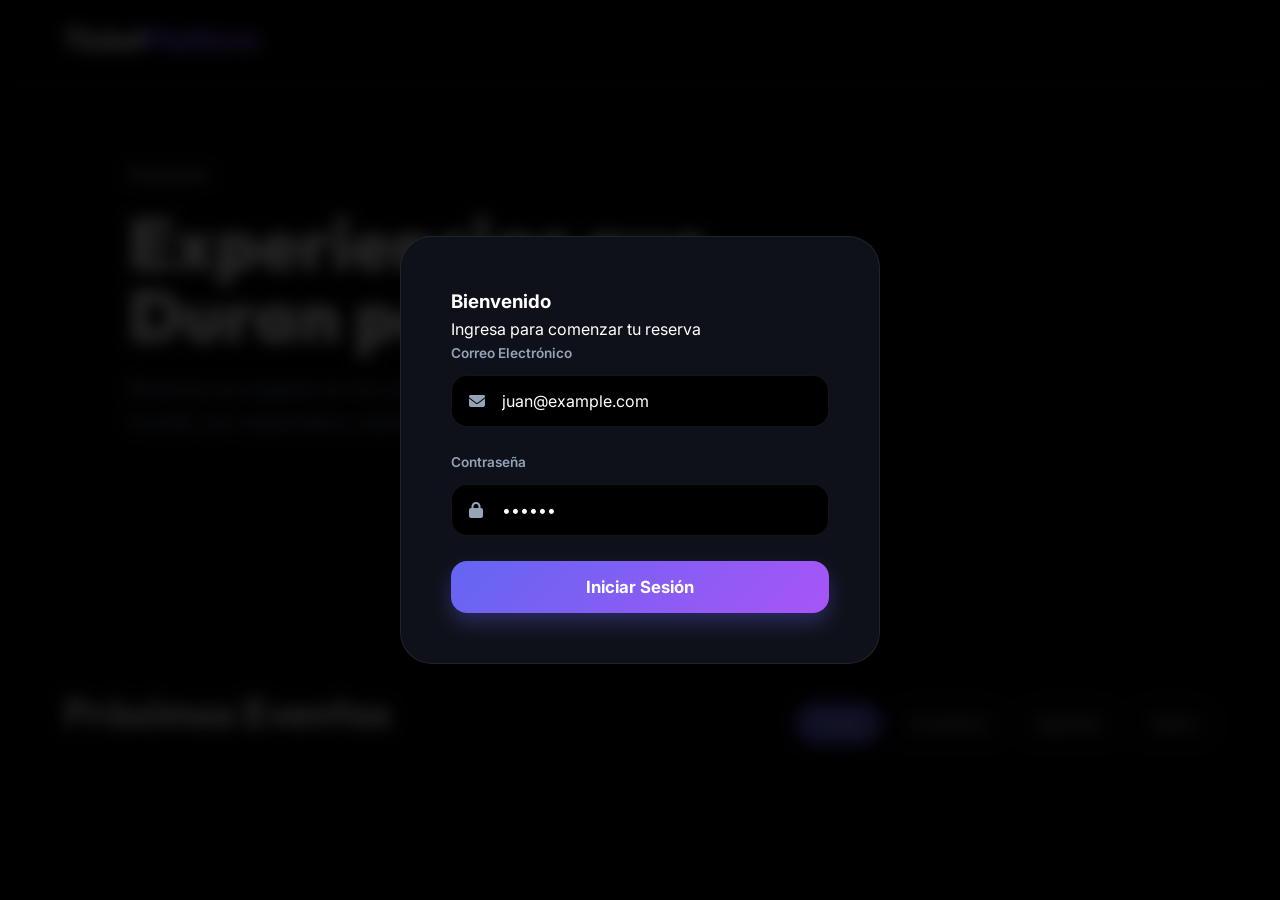
<file: Frontend/index.html>
<!DOCTYPE html>
<html lang="es">
<head>
    <meta charset="UTF-8">
    <meta name="viewport" content="width=device-width, initial-scale=1.0">
    <title>TicketPlatform | Premium Entertainment</title>
    <link rel="stylesheet" href="styles.css?v=5">
    <link rel="stylesheet" href="https://cdnjs.cloudflare.com/ajax/libs/font-awesome/6.4.0/css/all.min.css">
</head>
<body>

    <div id="toast-container" class="toast-container"></div>

    <header class="main-header">
        <div class="logo" onclick="showCatalog()" style="cursor: pointer">Ticket<span>Platform</span></div>
    <!--   
        <nav class="main-nav">
            <button onclick="showCatalog()" class="btn-nav"><i class="fas fa-home"></i> Inicio</button>
        </nav>
    -->
        <div class="user-profile hidden" id="user-profile">
            <div class="avatar" id="user-avatar">M</div>
            <span id="user-name">Usuario</span>
            <button class="btn-logout" id="btn-logout"><i class="fas fa-sign-out-alt"></i></button>
        </div>
    </header>

    <div id="hero-section" class="hero-section">
        <div class="hero-content">
            <div class="event-tag">Destacado</div>
            <h1>Experiencias que Duran para Siempre</h1>
            <p>Reserva tus lugares en los mejores eventos del mundo con seguridad y rapidez.</p>
        </div>
    </div>

    <main id="main-container">
        <!-- Catalog View -->
        <div id="catalog-view" class="view-container">
            <div class="section-header">
                <h2>Próximos Eventos</h2>
                <div class="filter-pills">
                    <span class="pill active">Todos</span>
                    <span class="pill">Conciertos</span>
                    <span class="pill">Deportes</span>
                    <span class="pill">Teatro</span>
                </div>
            </div>
            <div id="events-list" class="events-grid">
                <!-- Event cards injected here -->
            </div>
        </div>

        <!-- Selection View (Hidden by default) -->
        <div id="selection-view" class="view-container hidden">
            <div class="back-nav">
                <button onclick="showCatalog()" class="btn-back">
                    <i class="fas fa-arrow-left"></i> Volver al Catálogo</button>
            </div>
            
            <div class="selection-layout">
                <aside class="event-sidebar glass-panel">
                    <div class="event-poster-mini" id="mini-poster"></div>
                    <div class="event-details-mini">
                        <div class="event-tag" id="event-tag-detail">Tour 2026</div>
                        <h2 id="event-title">Cargando...</h2>
                        <p><i class="fas fa-map-marker-alt"></i> <span id="event-venue">...</span></p>
                        <p><i class="fas fa-calendar-alt"></i> <span id="event-date">15 de Mayo, 2026</span></p>
                    </div>

                    <div class="legend">
                        <h3>Referencia de Asientos</h3>
                        <div class="legend-item">
                            <div class="legend-box available"></div>
                            <span>Disponible</span>
                        </div>
                        <div class="legend-item">
                            <div class="legend-box reserved"></div>
                            <span>Reservado</span>
                        </div>
                        <div class="legend-item">
                            <div class="legend-box sold"></div>
                            <span>Vendido</span>
                        </div>
                    </div>
                </aside>

                <section class="seats-container glass-panel">
                    <div class="stage-container">
                        <div class="stage">ESCENARIO</div>
                    </div>
                    <div id="seats-map" class="seats-map">
                        <!-- Seats injected here -->
                    </div>
                </section>
            </div>
        </div>
    </main>

    <!-- Login Modal -->
    <div id="login-modal" class="modal-overlay active">
        <div class="modal-content">
            <div class="modal-header">
                <h3>Bienvenido</h3>
                <p>Ingresa para comenzar tu reserva</p>
            </div>
            <div class="input-group">
                <label>Correo Electrónico</label>
                <div class="input-wrapper">
                    <i class="fas fa-envelope"></i>
                    <input type="email" id="login-email" class="input-field" value="juan@example.com">
                </div>
            </div>
            <div class="input-group">
                <label>Contraseña</label>
                <div class="input-wrapper">
                    <i class="fas fa-lock"></i>
                    <input type="password" id="login-password" class="input-field" value="123456">
                </div>
            </div>
            <div class="error-msg" id="login-error">Credenciales incorrectas</div>
            <button id="btn-login" class="btn btn-primary">Iniciar Sesión</button>
        </div>
    </div>

    <!-- Payment Modal -->
    <div id="payment-modal" class="modal-overlay">
        <div class="modal-content large">
            <div class="modal-header">
                <h3>Confirmar Reserva</h3>
                <p>Completa el pago antes de que expire el tiempo.</p>
            </div>
            
            <div class="timer-display">
                <div class="timer-label">Tu reserva expira en:</div>
                <div id="countdown" class="timer-value">05:00</div>
            </div>

            <div class="checkout-card">
                <div class="checkout-row">
                    <span>Evento:</span>
                    <strong id="checkout-event-name">...</strong>
                </div>
                <div class="checkout-row">
                    <span>Ubicación:</span>
                    <strong id="modal-seat-info">...</strong>
                    <span>Número de Asiento:</span>
                    <strong id="modal-seat-number">...</strong>
                </div>
                <div class="checkout-row total">
                    <span>Total a Pagar:</span>
                    <span id="modal-total-price">$0.00</span>
                </div>
            </div>

            <div class="payment-actions">
                <button id="btn-pay" class="btn btn-primary">Pagar Ahora <i class="fas fa-credit-card"></i></button>
                <button id="btn-cancel" class="btn btn-outline">Cancelar Reserva</button>
            </div>
        </div>
    </div>

    <!-- Success Modal -->
    <div id="success-modal" class="modal-overlay">
        <div class="modal-content text-center">
            <div class="success-check">
                <i class="fas fa-check"></i>
            </div>
            <h2>¡Reserva Confirmada!</h2>
            <p>Tu pago ha sido procesado con éxito. Recibirás tus entradas por correo.</p>
            <button onclick="location.reload()" class="btn btn-primary">Finalizar</button>
        </div>
    </div>

    <script src="app.js?v=5"></script>
</body>
</html>
</file>
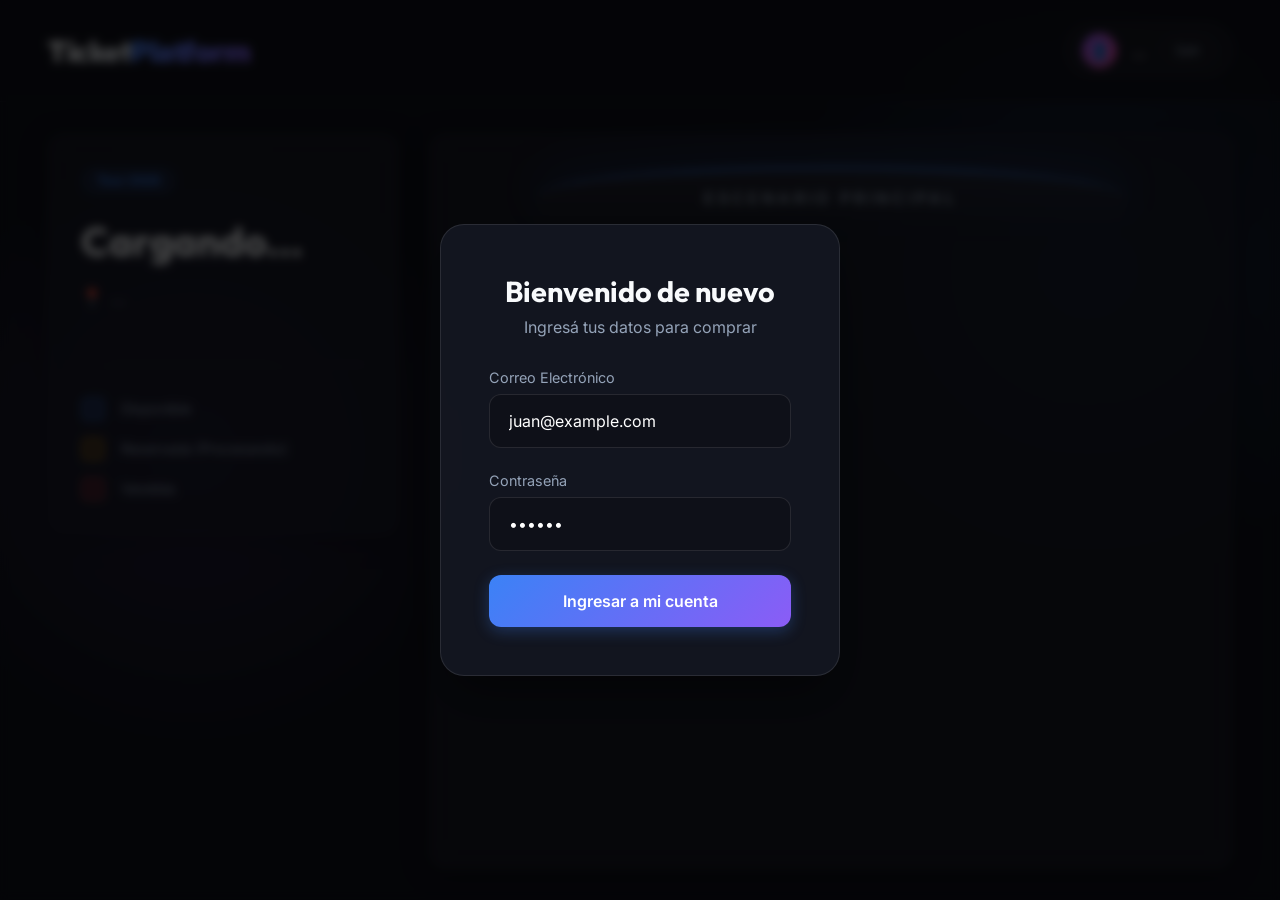
<file: Trabajo_ps/wwwroot/index.html>
<!DOCTYPE html>
<html lang="es">
<head>
    <meta charset="UTF-8">
    <meta name="viewport" content="width=device-width, initial-scale=1.0">
    <title>TicketPlatform | Compra Segura</title>
    <link rel="stylesheet" href="styles.css?v=3">
</head>
<body>

    <header>
        <div class="logo">Ticket<span>Platform</span></div>
        <div class="user-profile hidden" id="user-profile">
            <div class="avatar" id="user-avatar">👤</div>
            <span id="user-name">...</span>
            <button class="btn-logout" id="btn-logout">Salir</button>
        </div>
    </header>

    <main>
        <section class="glass-panel event-info">
            <div class="event-tag">Tour 2026</div>
            <h2 id="event-title">Cargando...</h2>
            <p>📍 <span id="event-venue">...</span></p>
            
            <div class="legend">
                <div class="legend-item">
                    <div class="legend-box available"></div>
                    <span>Disponible</span>
                </div>
                <div class="legend-item">
                    <div class="legend-box reserved"></div>
                    <span>Reservada (Procesando)</span>
                </div>
                <div class="legend-item">
                    <div class="legend-box sold"></div>
                    <span>Vendida</span>
                </div>
            </div>
        </section>

        <section class="glass-panel seats-area">
            <div class="stage">ESCENARIO PRINCIPAL</div>
            <div id="seats-map" class="seats-map">
                <!-- Javascript injects seats here -->
            </div>
        </section>
    </main>

    <!-- Login Modal -->
    <div id="login-modal" class="modal-overlay">
        <div class="modal-content">
            <div class="modal-header">
                <h3>Bienvenido de nuevo</h3>
                <p>Ingresá tus datos para comprar</p>
            </div>
            <div class="input-group">
                <label>Correo Electrónico</label>
                <input type="email" id="login-email" class="input-field" placeholder="ej: juan@example.com" value="juan@example.com">
            </div>
            <div class="input-group">
                <label>Contraseña</label>
                <input type="password" id="login-password" class="input-field" placeholder="••••••" value="123456">
            </div>
            <div class="error-msg" id="login-error">Credenciales incorrectas. Intenta de nuevo.</div>
            <button id="btn-login" class="btn btn-primary" style="margin-top: 1rem;">Ingresar a mi cuenta</button>
        </div>
    </div>

    <!-- Checkout Modal -->
    <div id="payment-modal" class="modal-overlay">
        <div class="modal-content">
            <div class="modal-header">
                <h3>Completá tu pago</h3>
                <p>Tu asiento está reservado temporalmente.</p>
            </div>
            
            <div class="timer-box">
                <div class="timer-label">Tiempo restante para pagar</div>
                <div id="countdown" class="timer-value">05:00</div>
            </div>

            <div class="checkout-details">
                <div class="detail-row">
                    <span>Butaca:</span>
                    <strong id="modal-seat-info">...</strong>
                </div>
                <div class="detail-row">
                    <span>Reserva ID:</span>
                    <span id="modal-reservation-id" style="font-size: 0.8rem; opacity: 0.6;">...</span>
                </div>
            </div>

            <button id="btn-pay" class="btn btn-primary">Pagar y Confirmar</button>
            <button id="btn-cancel" class="btn btn-outline">Cancelar y liberar asiento</button>
        </div>
    </div>

    <!-- Success Modal -->
    <div id="success-modal" class="modal-overlay">
        <div class="modal-content" style="text-align: center;">
            <div class="success-icon">✓</div>
            <h3 style="font-family: 'Outfit'; font-size: 2rem; margin-bottom: 1rem;">¡Pago Exitoso!</h3>
            <p style="color: var(--text-secondary); margin-bottom: 2rem;">Tu entrada ya está asegurada. Te enviamos los detalles a tu correo electrónico.</p>
            <button onclick="location.reload()" class="btn btn-primary">Volver al inicio</button>
        </div>
    </div>

    <script src="app.js?v=3"></script>
</body>
</html>
</file>
<file: Frontend/styles.css>
@import url('https://fonts.googleapis.com/css2?family=Inter:wght@300;400;500;600;700&family=Outfit:wght@400;600;800;900&display=swap');

:root {
    --bg-dark: #05060b;
    --bg-card: #0f111a;
    --accent-primary: #6366f1;
    --accent-secondary: #a855f7;
    --accent-gradient: linear-gradient(135deg, #6366f1, #a855f7);
    --text-main: #ffffff;
    --text-muted: #94a3b8;
    --available: #10b981;
    --reserved: #f59e0b;
    --sold: #475569;
    --glass: rgba(255, 255, 255, 0.03);
    --glass-border: rgba(255, 255, 255, 0.08);
}

* {
    box-sizing: border-box;
    margin: 0;
    padding: 0;
    font-family: 'Inter', sans-serif;
}

body {
    background-color: var(--bg-dark);
    color: var(--text-main);
    overflow-x: hidden;
    line-height: 1.6;
    padding-top: 80px;
}

.hidden { display: none !important; }

/* Header Premium */
.main-header {
    height: 80px;
    display: flex;
    justify-content: space-between;
    align-items: center;
    padding: 0 5%;
    position: fixed;
    top: 0;
    width: 100%;
    z-index: 1000;
    background: rgba(5, 6, 11, 0.7);
    backdrop-filter: blur(15px);
    border-bottom: 1px solid var(--glass-border);
}

.logo {
    font-family: 'Outfit', sans-serif;
    font-size: 1.8rem;
    font-weight: 900;
    letter-spacing: -1px;
}

.logo span {
    background: var(--accent-gradient);
    -webkit-background-clip: text;
    background-clip: text;
    -webkit-text-fill-color: transparent;
}

.user-profile {
    display: flex;
    align-items: center;
    gap: 15px;
    padding: 5px 15px;
    background: var(--glass);
    border-radius: 50px;
    border: 1px solid var(--glass-border);
}

.user-info-text { display: flex; flex-direction: column; }
.user-info-text span { font-weight: 600; font-size: 0.9rem; line-height: 1.2; }
.user-info-text small { font-size: 0.7rem; color: var(--accent-primary); font-weight: 700; text-transform: uppercase; }

.avatar {
    width: 35px;
    height: 35px;
    background: var(--accent-gradient);
    border-radius: 50%;
    display: flex;
    align-items: center;
    justify-content: center;
    font-weight: bold;
    box-shadow: 0 0 15px rgba(99, 102, 241, 0.4);
}

.btn-logout {
    background: transparent;
    border: none;
    color: #ef4444;
    cursor: pointer;
    font-size: 1.1rem;
    transition: 0.3s;
    margin-left: 10px;
}

.btn-logout:hover { transform: scale(1.2); filter: drop-shadow(0 0 5px #ef4444); }

/* Hero Dynamic */
.hero-section {
    height: 600px;
    position: relative;
    background-image: url('https://images.unsplash.com/photo-1470225620780-dba8ba36b745?q=80&w=2070&auto=format&fit=crop');
    background-size: cover;
    background-position: center;
    display: flex;
    align-items: center;
    padding: 0 10%;
    margin-top: -80px;
}

.hero-overlay {
    position: absolute;
    inset: 0;
    background: linear-gradient(to right, var(--bg-dark) 20%, transparent 60%),
                linear-gradient(to top, var(--bg-dark) 10%, transparent 40%);
}

.hero-content {
    position: relative;
    max-width: 700px;
    z-index: 2;
}

.hero-content h1 {
    font-family: 'Outfit', sans-serif;
    font-size: 4.5rem;
    line-height: 1;
    margin: 20px 0;
    font-weight: 900;
}

.hero-content h1 span {
    background: var(--accent-gradient);
    -webkit-background-clip: text;
    -webkit-text-fill-color: transparent;
}

.hero-content p {
    color: var(--text-muted);
    font-size: 1.3rem;
    max-width: 500px;
}

.badge {
    background: rgba(99, 102, 241, 0.2);
    color: var(--accent-primary);
    padding: 5px 15px;
    border-radius: 20px;
    font-size: 0.8rem;
    font-weight: 800;
    text-transform: uppercase;
    border: 1px solid var(--accent-primary);
}

.hero-stats {
    display: flex;
    gap: 30px;
    margin-top: 40px;
}

.stat {
    display: flex;
    align-items: center;
    gap: 10px;
    font-weight: 600;
    color: var(--text-muted);
}

.stat i { color: var(--accent-primary); }

/* Catalog & Grid */
.view-container {
    padding: 80px 5%;
    animation: slideUp 0.8s cubic-bezier(0.16, 1, 0.3, 1);
}

@keyframes slideUp {
    from { opacity: 0; transform: translateY(40px); }
    to { opacity: 1; transform: translateY(0); }
}

.section-header {
    display: flex;
    justify-content: space-between;
    align-items: flex-end;
    margin-bottom: 50px;
}

.section-header h2 { font-family: 'Outfit', sans-serif; font-size: 2.5rem; }
.section-header p { color: var(--text-muted); }

.filter-pills { display: flex; gap: 10px; }
.pill { padding: 8px 20px; border-radius: 50px; background: var(--glass); border: 1px solid var(--glass-border); font-size: 0.9rem; cursor: pointer; transition: 0.3s; }
.pill.active { background: var(--accent-primary); border-color: var(--accent-primary); }

.events-grid {
    display: grid;
    grid-template-columns: repeat(auto-fill, minmax(320px, 1fr));
    gap: 35px;
}

.event-card {
    background: var(--bg-card);
    border-radius: 24px;
    overflow: hidden;
    border: 1px solid var(--glass-border);
    transition: 0.5s cubic-bezier(0.4, 0, 0.2, 1);
    cursor: pointer;
    position: relative;
}

.event-card:hover {
    transform: translateY(-15px) scale(1.02);
    border-color: var(--accent-primary);
    box-shadow: 0 30px 60px rgba(0,0,0,0.6);
}

.card-img {
    height: 240px;
    background-size: cover;
    background-position: center;
    position: relative;
}

.card-img::after {
    content: '';
    position: absolute;
    inset: 0;
    background: linear-gradient(to top, var(--bg-card), transparent);
}

.card-body { padding: 25px; position: relative; z-index: 2; }
.card-body h3 { font-family: 'Outfit', sans-serif; font-size: 1.5rem; margin: 10px 0; }
.card-body p { color: var(--text-muted); font-size: 0.95rem; margin-bottom: 5px; }

/* Skeleton */
.skeleton-card {
    height: 400px;
    background: linear-gradient(90deg, var(--bg-card) 25%, #1a1d2b 50%, var(--bg-card) 75%);
    background-size: 200% 100%;
    animation: loading 1.5s infinite;
    border-radius: 24px;
}

@keyframes loading {
    0% { background-position: 200% 0; }
    100% { background-position: -200% 0; }
}

/* Selection Layout */
.selection-layout {
    display: grid;
    grid-template-columns: 380px 1fr;
    gap: 50px;
}

.glass-panel {
    background: var(--glass);
    backdrop-filter: blur(20px);
    border: 1px solid var(--glass-border);
    border-radius: 24px;
    padding: 30px;
}


.poster-container { position: relative; border-radius: 20px; overflow: hidden; margin-bottom: 25px; }
.event-poster-mini { height: 220px; background-size: cover; background-position: center; }

.live-indicator {
    position: absolute;
    top: 15px;
    right: 15px;
    background: rgba(0,0,0,0.6);
    padding: 5px 12px;
    border-radius: 50px;
    font-size: 0.7rem;
    font-weight: 800;
    display: flex;
    align-items: center;
    gap: 8px;
    backdrop-filter: blur(5px);
}

.dot { width: 8px; height: 8px; background: #ef4444; border-radius: 50%; animation: pulse-red 2s infinite; }
@keyframes pulse-red { 0% { transform: scale(0.9); opacity: 1; } 50% { transform: scale(1.2); opacity: 0.5; } 100% { transform: scale(0.9); opacity: 1; } }

.event-details-mini h2 { font-family: 'Outfit', sans-serif; font-size: 2.2rem; line-height: 1.1; margin-bottom: 15px; }
.info-row { display: flex; align-items: center; gap: 10px; color: var(--text-muted); margin-bottom: 8px; }
.info-row i { color: var(--accent-primary); }

.legend { margin-top: 30px; padding-top: 30px; border-top: 1px solid var(--glass-border); }
.legend h3 { font-size: 0.9rem; color: var(--text-muted); text-transform: uppercase; letter-spacing: 1px; margin-bottom: 20px; }
.legend-grid { display: grid; grid-template-columns: 1fr 1fr; gap: 15px; }
.legend-item { display: flex; align-items: center; gap: 10px; font-size: 0.85rem; }
.legend-box { width: 16px; height: 16px; border-radius: 4px; }
.legend-box.available { background: var(--available); }
.legend-box.reserved { background: var(--reserved); }
.legend-box.sold { background: var(--sold); }

/* Seats UI */
.seats-container { display: flex; flex-direction: column; align-items: center; padding: 60px 40px; }
.stage-container { width: 100%; max-width: 600px; position: relative; margin-bottom: 80px; }

.stage-light {
    position: absolute;
    top: -50px;
    left: 50%;
    transform: translateX(-50%);
    width: 150%;
    height: 100px;
    background: radial-gradient(ellipse at center, rgba(99, 102, 241, 0.2), transparent 70%);
}

.stage {
    width: 100%;
    height: 15px;
    background: var(--accent-gradient);
    border-radius: 100px;
    box-shadow: 0 0 30px var(--accent-primary);
    display: flex;
    justify-content: center;
    align-items: flex-end;
    font-size: 0.65rem;
    font-weight: 900;
    letter-spacing: 10px;
    padding-bottom: 25px;
    color: rgba(255,255,255,0.5);
}

.seats-map {
    display: grid;
    grid-template-columns: repeat(10, 1fr);
    gap: 15px;
}

.seat {
    width: 42px;
    height: 42px;
    border-radius: 12px;
    display: flex;
    flex-direction: column;
    align-items: center;
    justify-content: center;
    font-size: 0.9rem;
    font-weight: 700;
    transition: 0.3s cubic-bezier(0.175, 0.885, 0.32, 1.275);
    border: 1px solid var(--glass-border);
    line-height: 1;
}

.row-id {
    font-size: 0.6rem;
    opacity: 0.6;
    margin-bottom: 2px;
    font-weight: 400;
}

.seat.available {
    background: var(--glass);
    color: var(--available);
    cursor: pointer;
    border-color: rgba(16, 185, 129, 0.3);
}

.seat.available:hover {
    transform: scale(1.2) translateY(-5px);
    background: var(--available);
    color: white;
    box-shadow: 0 10px 20px rgba(16, 185, 129, 0.4);
}

.seat.reserved { background: var(--reserved); color: white; animation: pulse-orange 2s infinite; }
.seat.sold { background: #1e293b; color: #475569; opacity: 0.5; }

/* Modals & Overlays */
.modal-overlay {
    position: fixed;
    inset: 0;
    background: rgba(0,0,0,0.85);
    backdrop-filter: blur(8px);
    display: flex;
    align-items: center;
    justify-content: center;
    z-index: 2000;
    opacity: 0;
    visibility: hidden;
    transition: 0.4s cubic-bezier(0.16, 1, 0.3, 1);
}

.modal-overlay.active { opacity: 1; visibility: visible; }

.modal-content {
    background: var(--bg-card);
    border-radius: 32px;
    padding: 50px;
    width: 90%;
    max-width: 480px;
    border: 1px solid var(--glass-border);
    transform: scale(0.9) translateY(30px);
    transition: 0.5s cubic-bezier(0.16, 1, 0.3, 1);
}

.modal-overlay.active .modal-content { transform: scale(1) translateY(0); }

/* Form Elements */
.input-group { margin-bottom: 25px; }
.input-group label { display: block; margin-bottom: 10px; font-size: 0.85rem; font-weight: 600; color: var(--text-muted); }
.input-wrapper { position: relative; display: flex; align-items: center; }
.input-wrapper i { position: absolute; left: 18px; color: var(--text-muted); }
.input-field {
    width: 100%;
    background: #000;
    border: 1px solid var(--glass-border);
    padding: 15px 15px 15px 50px;
    border-radius: 16px;
    color: white;
    font-size: 1rem;
    outline: none;
    transition: 0.3s;
}
.input-field:focus { border-color: var(--accent-primary); box-shadow: 0 0 0 4px rgba(99, 102, 241, 0.15); }

/* Buttons */
.btn {
    width: 100%;
    padding: 16px;
    border-radius: 16px;
    border: none;
    font-weight: 700;
    cursor: pointer;
    transition: 0.3s;
    font-size: 1.05rem;
    display: flex;
    align-items: center;
    justify-content: center;
    gap: 10px;
}

.btn-primary { background: var(--accent-gradient); color: white; box-shadow: 0 10px 20px rgba(99, 102, 241, 0.3); }
.btn-primary:hover { transform: translateY(-3px); filter: brightness(1.1); box-shadow: 0 15px 30px rgba(99, 102, 241, 0.4); }
.btn-primary:disabled { opacity: 0.6; cursor: not-allowed; }

.btn-ghost { background: transparent; color: var(--text-muted); }
.btn-ghost:hover { color: white; background: var(--glass); }

.error-msg { color: #ef4444; font-size: 0.85rem; margin-top: -15px; margin-bottom: 20px; display: none; }

/* Payment Modal Specific */
.payment-modal { max-width: 420px; text-align: center; }
.timer-circle { position: relative; width: 140px; height: 140px; margin: 0 auto 30px; }
.circular-chart { display: block; margin: 0 auto; }
.circle-bg { fill: none; stroke: var(--glass-border); stroke-width: 2.5; }
.circle { fill: none; stroke-width: 2.5; stroke-linecap: round; stroke: var(--reserved); transition: stroke-dasharray 1s linear; }
.timer-text { position: absolute; inset: 0; display: flex; align-items: center; justify-content: center; font-family: 'Outfit', sans-serif; font-size: 1.8rem; font-weight: 800; }

.checkout-card { background: #000; border-radius: 24px; padding: 25px; border: 1px solid var(--glass-border); margin-bottom: 30px; }
.sum-row { display: flex; justify-content: space-between; margin-bottom: 12px; }
.sum-row.total { margin-top: 15px; padding-top: 20px; border-top: 1px dashed var(--glass-border); font-size: 1.4rem; color: var(--accent-primary); font-weight: 900; }

/* Success & Back Nav */
.back-nav { margin-bottom: 40px; }
.btn-back { background: transparent; border: none; color: var(--text-muted); cursor: pointer; font-size: 1rem; font-weight: 600; display: flex; align-items: center; gap: 12px; transition: 0.3s; }
.btn-back:hover { color: white; transform: translateX(-5px); }

.animated-ticket { font-size: 6rem; color: var(--available); animation: float 3s ease-in-out infinite; margin-bottom: 30px; }
@keyframes float { 0%, 100% { transform: translateY(0) rotate(0); } 50% { transform: translateY(-20px) rotate(10deg); } }

/* Toasts */
.toast-container { position: fixed; top: 30px; right: 30px; z-index: 3000; }
.toast {
    background: rgba(15, 17, 26, 0.9);
    backdrop-filter: blur(10px);
    border: 1px solid var(--glass-border);
    padding: 20px 30px;
    border-radius: 20px;
    display: flex;
    align-items: center;
    gap: 15px;
    box-shadow: 0 25px 50px rgba(0,0,0,0.5);
    margin-bottom: 15px;
    animation: toast-in 0.6s cubic-bezier(0.16, 1, 0.3, 1);
}

@keyframes toast-in { from { opacity: 0; transform: translateX(100px); } to { opacity: 1; transform: translateX(0); } }
.toast.success i { color: var(--available); font-size: 1.2rem; }
.toast.error i { color: #ef4444; font-size: 1.2rem; }





@media (max-width: 900px) {
    .selection-layout {
        /*width: 100vw; /* Ensure it fits the screen width */
        padding: 0 0px; /* Add some padding for better appearance */
        box-sizing: border-box; /* Include padding in width calculation */
        grid-template-columns:  0fr; /* Stack seats vertically on small screens */
        outline: none; /* Remove any default focus outline */
    }

    .view-container {
      /*  padding: 60px 0px;} /* Add horizontal padding for smaller screens */
        padding: 86px 0px;
    }
        
    .glass-panel{
        padding: 0px; /* Reduce padding for smaller screens */
        border-radius: 0px; /* Remove border radius for a more streamlined look */
    }

    .seats-map, .seats-container, .event-sidebar, .poster-container, 
    .event-poster-mini, .selection-layout,
    .main-header, .stage-light {width: 100vw;}
      
    .seats-map{grid-template-columns: repeat(5, 1fr);}
    .main-header { padding: 0 0px;
    }

    .user-profile
    {   padding: 4px 10px;
        gap: 7px;
    }

    .user-info-text span {
    font-weight: 600;
    font-size: 0.89rem;
    line-height: 1.2;
    }

    .user-info-text small {
    font-size: 0.6rem;
    }
    .logo{
    letter-spacing: 0.5px;
    font-size: 1.5rem;
    }

    .section-header{display: flex; flex-wrap: wrap;}

    .hero-content h1 {
    font-size: 2.988rem;
    margin: 10px 0;
    }
    .hero-section{
            padding: 0 5%;
            height: 500px;
            margin-top: 10px;
    }
    .pill {
    padding: 6px 26px;
    font-size: 1.1rem;}

    .legend-grid {
    display: grid;
    grid-auto-flow: column;
    justify-items: baseline;
    grid-template-columns: 0fr 0fr;
    gap: 60px;
    }
}



/*///////////////////*/

@media (max-width: 376px) {
    .selection-layout {
        /*width: 100vw; /* Ensure it fits the screen width */
        padding: 0 0px; /* Add some padding for better appearance */
        box-sizing: border-box; /* Include padding in width calculation */
        grid-template-columns:  0fr; /* Stack seats vertically on small screens */
        outline: none; /* Remove any default focus outline */
    }

    .view-container {
      /*  padding: 60px 0px;} /* Add horizontal padding for smaller screens */
        padding: 86px 0px;
    }
        
    .glass-panel{
        padding: 0px; /* Reduce padding for smaller screens */
        border-radius: 0px; /* Remove border radius for a more streamlined look */
    }

    .seats-map, .seats-container, .event-sidebar, .poster-container, 
    .event-poster-mini, .selection-layout,
    .main-header, .stage-light {width: 100vw;}
      
    .seats-map{grid-template-columns: repeat(5, 1fr);}
    .main-header { padding: 0 0px;
    }

    .user-profile
    {   padding: 4px 10px;
        gap: 7px;
    }

    .user-info-text span {
    font-weight: 600;
    font-size: 0.89rem;
    line-height: 1.2;
    }

    .user-info-text small {
    font-size: 0.6rem;
    }
    .logo{
    letter-spacing: 0.5px;
    font-size: 1.5rem;
    }

    .section-header{display: flex; flex-wrap: wrap;}

    .hero-content h1 {
    font-size: 2.988rem;
    margin: 10px 0;
    }
    .hero-section{
            padding: 0 5%;
            height: 500px;
            margin-top: 10px;
    }
    .pill {
    padding: 6px 26px;
    font-size: 1.1rem;}

    .legend-grid {
    display: grid;
    grid-auto-flow: column;
    justify-items: baseline;
    grid-template-columns: 0fr 0fr;
    gap: 60px;
    }

    .filter-pills{flex-direction: column; gap: 15px;}
}
</file>
<file: Trabajo_ps/wwwroot/styles.css>
@import url('https://fonts.googleapis.com/css2?family=Inter:wght@300;400;600;800&family=Outfit:wght@400;700;900&display=swap');

:root {
    --bg-dark: #0f111a;
    --bg-panel: rgba(25, 28, 41, 0.7);
    --accent-blue: #3b82f6;
    --accent-purple: #8b5cf6;
    --accent-pink: #ec4899;
    --text-primary: #f8fafc;
    --text-secondary: #94a3b8;
    --available: rgba(59, 130, 246, 0.2);
    --available-border: rgba(59, 130, 246, 0.5);
    --available-hover: rgba(59, 130, 246, 0.8);
    --reserved: rgba(245, 158, 11, 0.2);
    --reserved-border: rgba(245, 158, 11, 0.5);
    --sold: rgba(239, 68, 68, 0.2);
    --sold-border: rgba(239, 68, 68, 0.5);
}

* {
    box-sizing: border-box;
    margin: 0;
    padding: 0;
    font-family: 'Inter', sans-serif;
}

body {
    background-color: var(--bg-dark);
    background-image: 
        radial-gradient(circle at 15% 50%, rgba(139, 92, 246, 0.15), transparent 25%),
        radial-gradient(circle at 85% 30%, rgba(59, 130, 246, 0.15), transparent 25%);
    color: var(--text-primary);
    min-height: 100vh;
    display: flex;
    flex-direction: column;
}

/* Glassmorphism Classes */
.glass-panel {
    background: var(--bg-panel);
    backdrop-filter: blur(12px);
    -webkit-backdrop-filter: blur(12px);
    border: 1px solid rgba(255, 255, 255, 0.08);
    border-radius: 16px;
    box-shadow: 0 4px 30px rgba(0, 0, 0, 0.3);
}

/* Header */
header {
    display: flex;
    justify-content: space-between;
    align-items: center;
    padding: 1.5rem 3rem;
    border-bottom: 1px solid rgba(255, 255, 255, 0.05);
    background: rgba(15, 17, 26, 0.8);
    backdrop-filter: blur(10px);
    position: sticky;
    top: 0;
    z-index: 100;
}

.logo {
    font-family: 'Outfit', sans-serif;
    font-size: 1.8rem;
    font-weight: 900;
    letter-spacing: -0.5px;
    background: linear-gradient(135deg, #fff, #94a3b8);
    -webkit-background-clip: text;
    -webkit-text-fill-color: transparent;
}

.logo span {
    background: linear-gradient(135deg, var(--accent-blue), var(--accent-purple));
    -webkit-background-clip: text;
    -webkit-text-fill-color: transparent;
}

.user-profile {
    display: flex;
    align-items: center;
    gap: 1rem;
    background: rgba(255, 255, 255, 0.03);
    padding: 0.5rem 1rem;
    border-radius: 50px;
    border: 1px solid rgba(255, 255, 255, 0.05);
}

.avatar {
    width: 35px;
    height: 35px;
    background: linear-gradient(135deg, var(--accent-purple), var(--accent-pink));
    border-radius: 50%;
    display: flex;
    align-items: center;
    justify-content: center;
    font-weight: bold;
}

.btn-logout {
    background: transparent;
    border: 1px solid rgba(255, 255, 255, 0.1);
    color: var(--text-secondary);
    padding: 0.3rem 0.8rem;
    border-radius: 20px;
    cursor: pointer;
    transition: all 0.2s;
    font-size: 0.8rem;
}

.btn-logout:hover {
    background: rgba(239, 68, 68, 0.1);
    color: #ef4444;
    border-color: rgba(239, 68, 68, 0.3);
}

/* Main Layout */
main {
    flex: 1;
    display: grid;
    grid-template-columns: 350px 1fr;
    gap: 2rem;
    padding: 2rem 3rem;
    max-width: 1600px;
    margin: 0 auto;
    width: 100%;
}

@media (max-width: 1024px) {
    main {
        grid-template-columns: 1fr;
    }
}

/* Event Info */
.event-info {
    padding: 2rem;
    display: flex;
    flex-direction: column;
    gap: 1.5rem;
    height: fit-content;
}

.event-tag {
    background: rgba(59, 130, 246, 0.1);
    color: var(--accent-blue);
    padding: 0.4rem 1rem;
    border-radius: 20px;
    font-size: 0.8rem;
    font-weight: 600;
    display: inline-block;
    width: fit-content;
}

.event-info h2 {
    font-family: 'Outfit', sans-serif;
    font-size: 2.5rem;
    line-height: 1.1;
}

.event-info p {
    color: var(--text-secondary);
    font-size: 1.1rem;
    display: flex;
    align-items: center;
    gap: 0.5rem;
}

/* Legend */
.legend {
    margin-top: 2rem;
    padding-top: 2rem;
    border-top: 1px solid rgba(255, 255, 255, 0.05);
    display: flex;
    flex-direction: column;
    gap: 1rem;
}

.legend-item {
    display: flex;
    align-items: center;
    gap: 1rem;
    color: var(--text-secondary);
    font-size: 0.9rem;
}

.legend-box {
    width: 24px;
    height: 24px;
    border-radius: 6px;
}

.legend-box.available { background: var(--available); border: 1px solid var(--available-border); }
.legend-box.reserved { background: var(--reserved); border: 1px solid var(--reserved-border); }
.legend-box.sold { background: var(--sold); border: 1px solid var(--sold-border); }

/* Seats Area */
.seats-area {
    padding: 2rem;
    display: flex;
    flex-direction: column;
    align-items: center;
}

.stage {
    width: 80%;
    max-width: 600px;
    height: 60px;
    background: linear-gradient(180deg, rgba(255,255,255,0.05) 0%, transparent 100%);
    border-top: 2px solid var(--accent-blue);
    border-radius: 100% 100% 0 0 / 100% 100% 0 0;
    margin-bottom: 4rem;
    display: flex;
    justify-content: center;
    align-items: center;
    color: var(--text-secondary);
    font-weight: 600;
    letter-spacing: 4px;
    text-transform: uppercase;
    box-shadow: 0 -20px 40px rgba(59, 130, 246, 0.1);
}

.seats-map {
    display: grid;
    grid-template-columns: repeat(auto-fit, minmax(45px, 1fr));
    gap: 12px;
    width: 100%;
    max-width: 900px;
}

.seat {
    aspect-ratio: 1;
    border-radius: 8px;
    display: flex;
    flex-direction: column;
    justify-content: center;
    align-items: center;
    font-size: 0.75rem;
    cursor: default;
    transition: all 0.3s cubic-bezier(0.4, 0, 0.2, 1);
    position: relative;
    overflow: hidden;
}

.seat strong { font-size: 0.6rem; opacity: 0.7; }
.seat span { font-weight: 700; font-size: 1rem; }

.seat.available {
    background: var(--available);
    border: 1px solid var(--available-border);
    cursor: pointer;
}

.seat.available:hover {
    background: var(--available-hover);
    transform: translateY(-3px) scale(1.05);
    box-shadow: 0 5px 15px rgba(59, 130, 246, 0.3);
}

.seat.reserved {
    background: var(--reserved);
    border: 1px solid var(--reserved-border);
    color: #fbbf24;
}

.seat.sold {
    background: var(--sold);
    border: 1px solid var(--sold-border);
    color: #f87171;
    opacity: 0.5;
}

/* Modals */
.modal-overlay {
    position: fixed;
    top: 0;
    left: 0;
    width: 100%;
    height: 100%;
    background: rgba(0, 0, 0, 0.7);
    backdrop-filter: blur(5px);
    display: flex;
    justify-content: center;
    align-items: center;
    z-index: 1000;
    opacity: 0;
    visibility: hidden;
    transition: all 0.3s ease;
}

.modal-overlay.active {
    opacity: 1;
    visibility: visible;
}

.modal-content {
    background: var(--bg-panel);
    border: 1px solid rgba(255, 255, 255, 0.1);
    border-radius: 24px;
    padding: 3rem;
    width: 90%;
    max-width: 400px;
    box-shadow: 0 25px 50px -12px rgba(0, 0, 0, 0.5);
    transform: translateY(20px) scale(0.95);
    transition: all 0.4s cubic-bezier(0.175, 0.885, 0.32, 1.275);
}

.modal-overlay.active .modal-content {
    transform: translateY(0) scale(1);
}

.modal-content.large {
    max-width: 500px;
}

.modal-header {
    text-align: center;
    margin-bottom: 2rem;
}

.modal-header h3 {
    font-family: 'Outfit', sans-serif;
    font-size: 1.8rem;
    margin-bottom: 0.5rem;
}

.modal-header p {
    color: var(--text-secondary);
}

/* Forms & Inputs */
.input-group {
    margin-bottom: 1.5rem;
}

.input-group label {
    display: block;
    margin-bottom: 0.5rem;
    font-size: 0.9rem;
    color: var(--text-secondary);
}

.input-field {
    width: 100%;
    background: rgba(0, 0, 0, 0.2);
    border: 1px solid rgba(255, 255, 255, 0.1);
    padding: 1rem 1.2rem;
    border-radius: 12px;
    color: white;
    font-size: 1rem;
    transition: all 0.3s;
    outline: none;
}

.input-field:focus {
    border-color: var(--accent-blue);
    background: rgba(59, 130, 246, 0.05);
    box-shadow: 0 0 0 4px rgba(59, 130, 246, 0.1);
}

/* Buttons */
.btn {
    width: 100%;
    padding: 1rem;
    border-radius: 12px;
    border: none;
    font-size: 1rem;
    font-weight: 600;
    cursor: pointer;
    transition: all 0.3s;
    display: flex;
    justify-content: center;
    align-items: center;
    gap: 0.5rem;
}

.btn-primary {
    background: linear-gradient(135deg, var(--accent-blue), var(--accent-purple));
    color: white;
    box-shadow: 0 4px 15px rgba(59, 130, 246, 0.3);
}

.btn-primary:hover {
    transform: translateY(-2px);
    box-shadow: 0 8px 25px rgba(59, 130, 246, 0.4);
}

.btn-primary:disabled {
    opacity: 0.7;
    cursor: not-allowed;
    transform: none;
}

.btn-outline {
    background: transparent;
    border: 1px solid rgba(255, 255, 255, 0.1);
    color: var(--text-secondary);
    margin-top: 1rem;
}

.btn-outline:hover {
    background: rgba(255, 255, 255, 0.05);
    color: white;
}

/* Error Messages */
.error-msg {
    color: #ef4444;
    font-size: 0.9rem;
    margin-top: 0.5rem;
    display: none;
    text-align: center;
}

/* Checkout Specifics */
.checkout-details {
    background: rgba(0, 0, 0, 0.2);
    border-radius: 12px;
    padding: 1.5rem;
    margin-bottom: 2rem;
    border: 1px solid rgba(255, 255, 255, 0.05);
}

.detail-row {
    display: flex;
    justify-content: space-between;
    margin-bottom: 0.8rem;
    font-size: 1.1rem;
}

.detail-row.total {
    margin-top: 1rem;
    padding-top: 1rem;
    border-top: 1px dashed rgba(255, 255, 255, 0.1);
    font-weight: bold;
    font-size: 1.3rem;
    color: var(--accent-blue);
}

.timer-box {
    text-align: center;
    margin-bottom: 2rem;
}

.timer-label {
    color: var(--text-secondary);
    font-size: 0.9rem;
    margin-bottom: 0.5rem;
}

.timer-value {
    font-family: 'Outfit', monospace;
    font-size: 3rem;
    font-weight: 900;
    background: linear-gradient(135deg, #f59e0b, #ef4444);
    -webkit-background-clip: text;
    -webkit-text-fill-color: transparent;
    line-height: 1;
}

.timer-value.danger {
    animation: pulse 1s infinite;
}

@keyframes pulse {
    0% { opacity: 1; }
    50% { opacity: 0.5; }
    100% { opacity: 1; }
}

/* Success Animation */
.success-icon {
    width: 80px;
    height: 80px;
    background: linear-gradient(135deg, #10b981, #059669);
    border-radius: 50%;
    display: flex;
    justify-content: center;
    align-items: center;
    font-size: 40px;
    margin: 0 auto 1.5rem;
    box-shadow: 0 0 30px rgba(16, 185, 129, 0.4);
    animation: scaleUp 0.5s cubic-bezier(0.175, 0.885, 0.32, 1.275);
}

@keyframes scaleUp {
    from { transform: scale(0); }
    to { transform: scale(1); }
}
</file>
